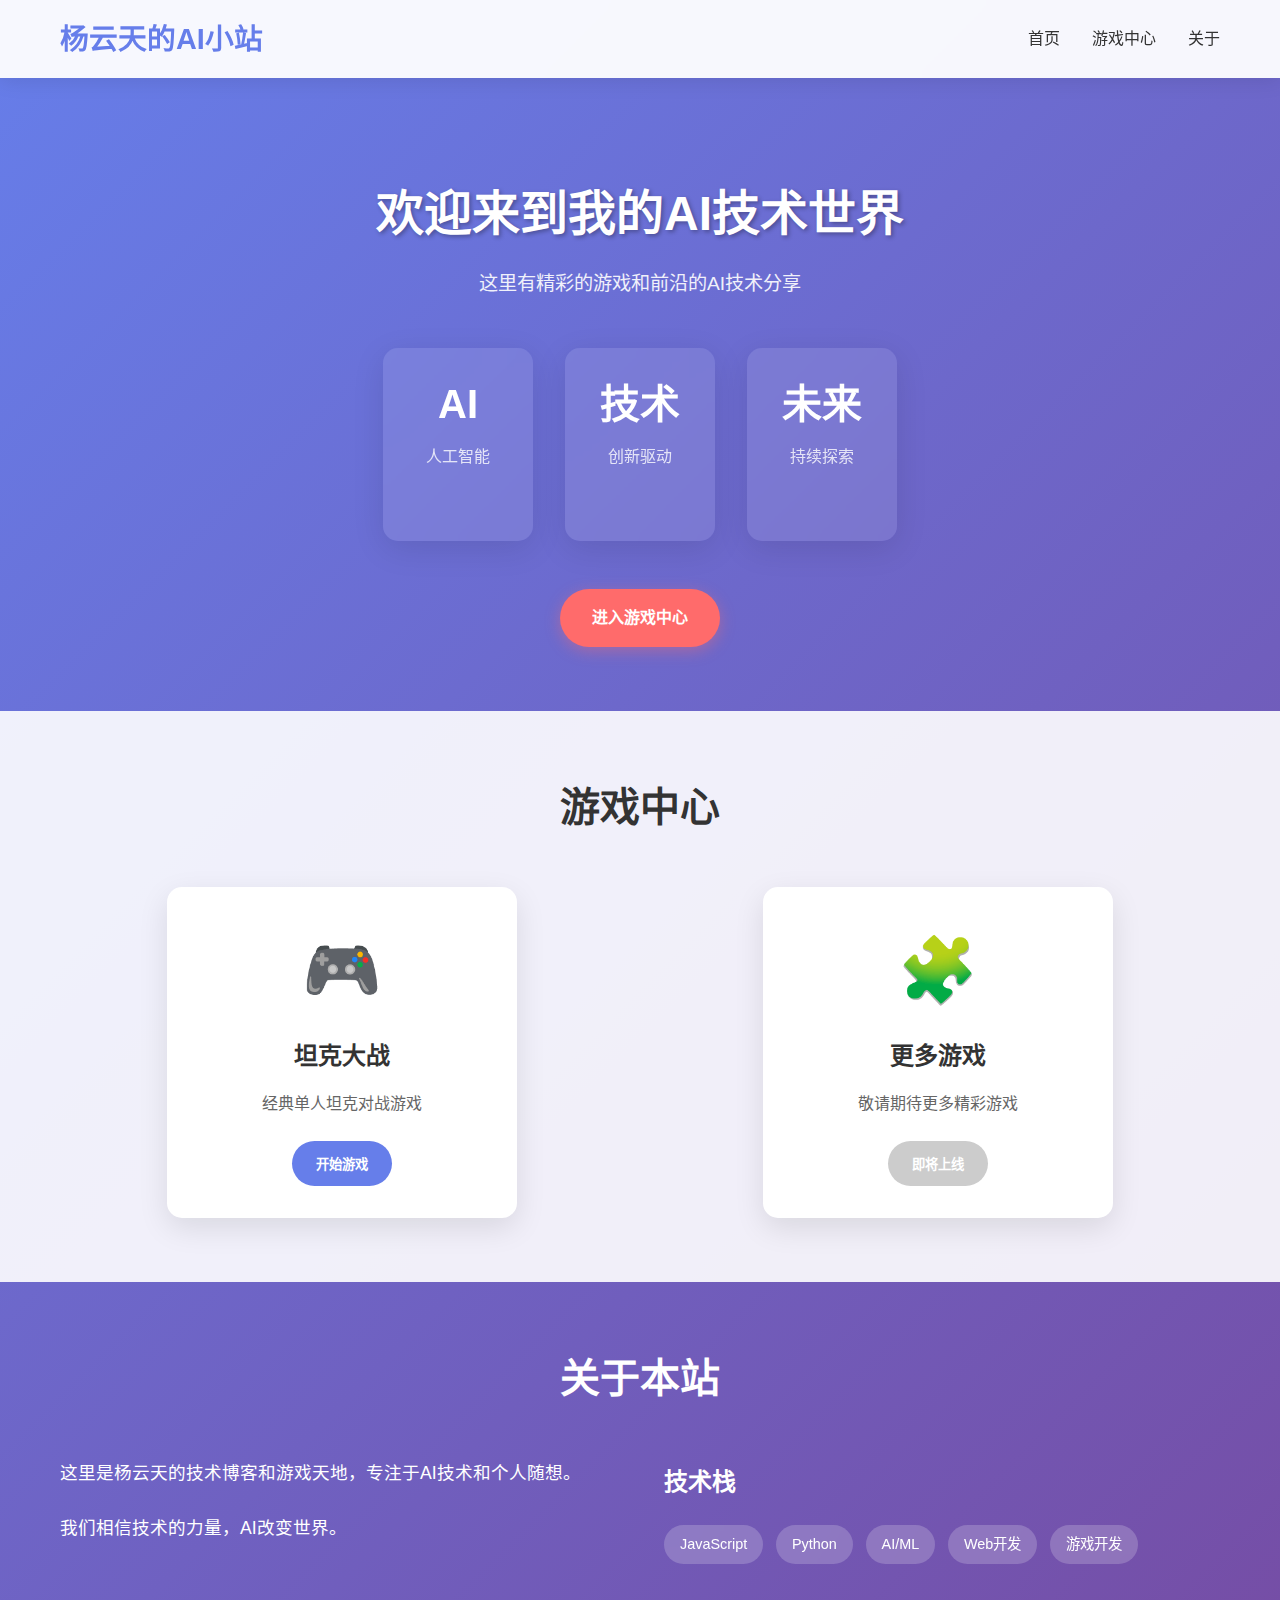
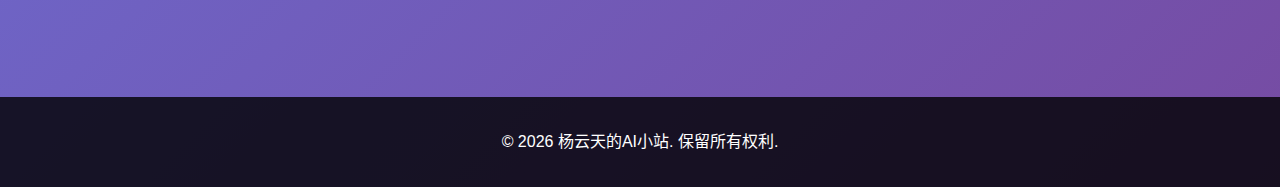
<file: index.html>
<!DOCTYPE html>
<html lang="zh-CN">
<head>
    <meta charset="UTF-8">
    <meta name="viewport" content="width=device-width, initial-scale=1.0">
    <title>杨云天的AI小站</title>
    <link rel="stylesheet" href="styles.css">
</head>
<body>
    <header>
        <div class="container">
            <h1>杨云天的AI小站</h1>
            <nav>
                <ul>
                    <li><a href="#home">首页</a></li>
                    <li><a href="#games">游戏中心</a></li>
                    <li><a href="#about">关于</a></li>
                </ul>
            </nav>
        </div>
    </header>

    <main>
        <section id="home" class="hero">
            <div class="container">
                <h2>欢迎来到我的AI技术世界</h2>
                <p>这里有精彩的游戏和前沿的AI技术分享</p>
                <div class="tech-stats">
                    <div class="stat-card">
                        <h3>AI</h3>
                        <p>人工智能</p>
                    </div>
                    <div class="stat-card">
                        <h3>技术</h3>
                        <p>创新驱动</p>
                    </div>
                    <div class="stat-card">
                        <h3>未来</h3>
                        <p>持续探索</p>
                    </div>
                </div>
                <a href="#games" class="btn-primary">进入游戏中心</a>
            </div>
        </section>

        <section id="games" class="games-section">
            <div class="container">
                <h2>游戏中心</h2>
                <div class="games-grid">
                    <div class="game-card">
                        <div class="game-icon">🎮</div>
                        <h3>坦克大战</h3>
                        <p>经典单人坦克对战游戏</p>
                        <button onclick="startTankGame()" class="btn-game">开始游戏</button>
                    </div>
                    <div class="game-card">
                        <div class="game-icon">🧩</div>
                        <h3>更多游戏</h3>
                        <p>敬请期待更多精彩游戏</p>
                        <button class="btn-game disabled">即将上线</button>
                    </div>
                </div>
            </div>
        </section>

        <section id="about" class="about-section">
            <div class="container">
                <h2>关于本站</h2>
                <div class="about-content">
                    <div class="about-text">
                        <p>这里是杨云天的技术博客和游戏天地，专注于AI技术和个人随想。</p>
                        <p>我们相信技术的力量，AI改变世界。</p>
                    </div>
                    <div class="skills">
                        <h3>技术栈</h3>
                        <div class="skill-tags">
                            <span class="skill-tag">JavaScript</span>
                            <span class="skill-tag">Python</span>
                            <span class="skill-tag">AI/ML</span>
                            <span class="skill-tag">Web开发</span>
                            <span class="skill-tag">游戏开发</span>
                        </div>
                    </div>
                </div>
            </div>
        </section>
    </main>

    <footer>
        <div class="container">
            <p>&copy; 2026 杨云天的AI小站. 保留所有权利.</p>
        </div>
    </footer>

    <!-- 游戏模态框 -->
    <div id="gameModal" class="modal">
        <div class="modal-content">
            <span class="close">&times;</span>
            <div id="tankGameContainer">
                <canvas id="gameCanvas" width="800" height="600"></canvas>
                <div class="game-controls">
                    <p><strong>电脑操作：</strong>使用 WASD 移动，空格键射击</p>
                    <p><strong>手机操作：</strong>左侧方向按钮控制移动，右侧射击按钮开火</p>
                    <button id="restartBtn">重新开始</button>
                </div>
            </div>
        </div>
    </div>

    <script src="script.js"></script>
</body>
</html>
</file>
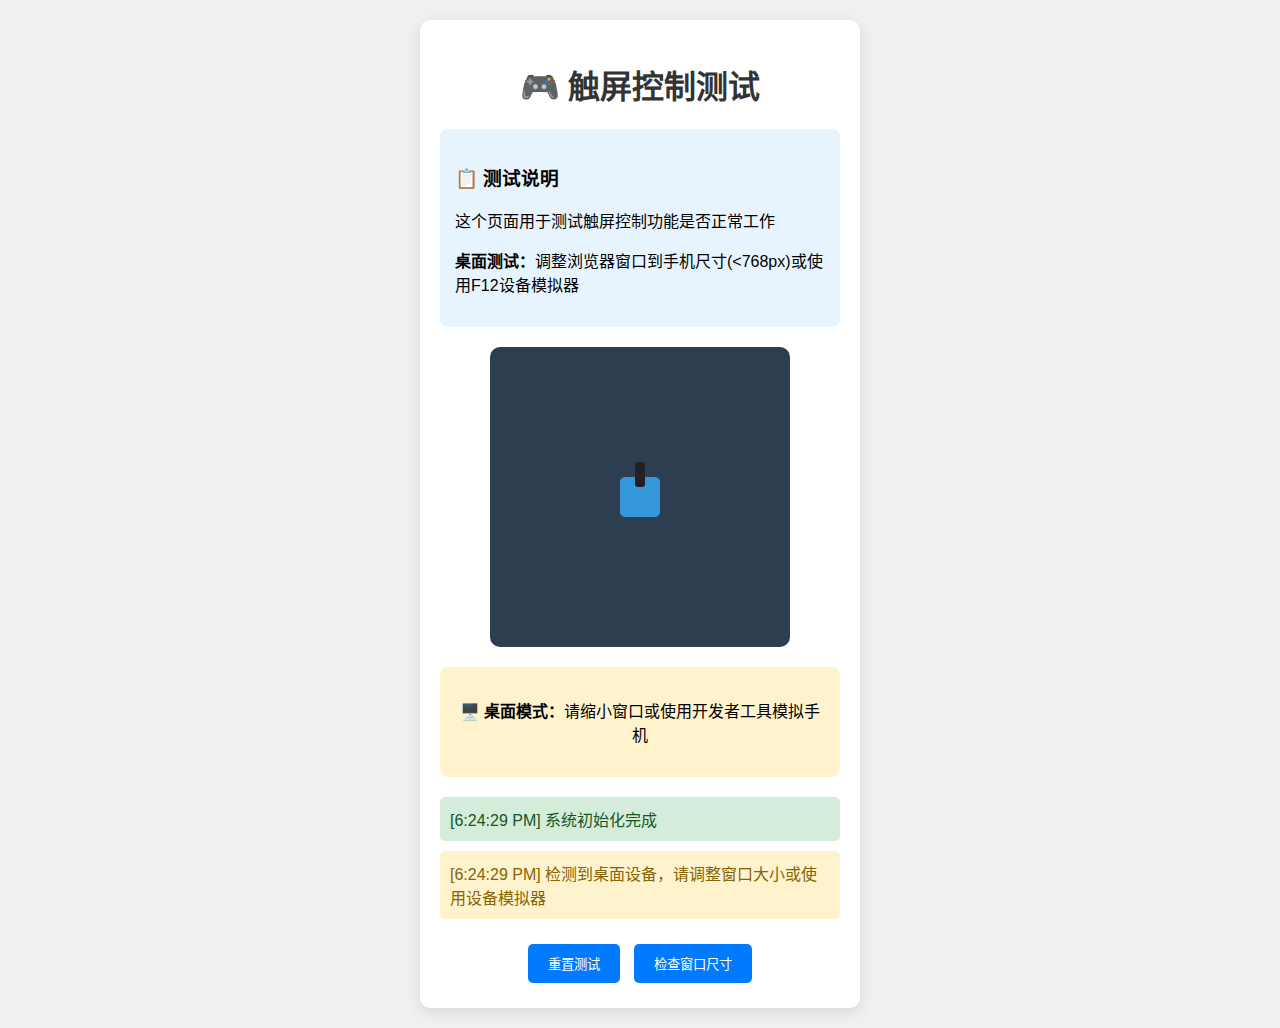
<file: test_touch_controls.html>
<!DOCTYPE html>
<html lang="zh-CN">
<head>
    <meta charset="UTF-8">
    <meta name="viewport" content="width=device-width, initial-scale=1.0">
    <title>触屏控制测试页面</title>
    <style>
        body {
            font-family: Arial, sans-serif;
            margin: 0;
            padding: 20px;
            background: #f0f0f0;
        }
        
        .test-container {
            max-width: 400px;
            margin: 0 auto;
            background: white;
            padding: 20px;
            border-radius: 10px;
            box-shadow: 0 4px 15px rgba(0,0,0,0.1);
        }
        
        h1 {
            text-align: center;
            color: #333;
        }
        
        .instructions {
            background: #e8f4fd;
            padding: 15px;
            border-radius: 8px;
            margin: 20px 0;
        }
        
        .test-area {
            position: relative;
            width: 300px;
            height: 300px;
            background: #2c3e50;
            margin: 20px auto;
            border-radius: 10px;
            overflow: hidden;
        }
        
        #testTank {
            position: absolute;
            width: 40px;
            height: 40px;
            background: #3498db;
            border-radius: 5px;
            transition: all 0.1s ease;
        }
        
        #testTank::after {
            content: '';
            position: absolute;
            top: -15px;
            left: 15px;
            width: 10px;
            height: 25px;
            background: #222;
            border-radius: 3px;
        }
        
        .controls-info {
            text-align: center;
            margin: 20px 0;
            padding: 15px;
            background: #fff3cd;
            border-radius: 8px;
        }
        
        .status {
            margin: 10px 0;
            padding: 10px;
            border-radius: 5px;
        }
        
        .success { background: #d4edda; color: #155724; }
        .warning { background: #fff3cd; color: #856404; }
        .error { background: #f8d7da; color: #721c24; }
        
        button {
            background: #007bff;
            color: white;
            border: none;
            padding: 10px 20px;
            border-radius: 5px;
            cursor: pointer;
            margin: 5px;
        }
        
        button:hover {
            background: #0056b3;
        }
        
        @media (max-width: 768px) {
            .desktop-only { display: none; }
        }
        
        @media (min-width: 769px) {
            .mobile-only { display: none; }
        }
    </style>
</head>
<body>
    <div class="test-container">
        <h1>🎮 触屏控制测试</h1>
        
        <div class="instructions">
            <h3>📋 测试说明</h3>
            <p>这个页面用于测试触屏控制功能是否正常工作</p>
            <div class="desktop-only">
                <p><strong>桌面测试：</strong>调整浏览器窗口到手机尺寸(<768px)或使用F12设备模拟器</p>
            </div>
            <div class="mobile-only">
                <p><strong>手机测试：</strong>您正在使用移动设备浏览此页面</p>
            </div>
        </div>
        
        <div class="test-area" id="testArea">
            <div id="testTank"></div>
        </div>
        
        <div class="controls-info">
            <div class="desktop-only">
                <p><strong>🖥️ 桌面模式：</strong>请缩小窗口或使用开发者工具模拟手机</p>
            </div>
            <div class="mobile-only">
                <p><strong>📱 移动模式：</strong>应该看到下方的虚拟控制</p>
            </div>
        </div>
        
        <div id="statusMessages"></div>
        
        <div style="text-align: center; margin-top: 20px;">
            <button onclick="resetTest()">重置测试</button>
            <button onclick="checkWindowSize()">检查窗口尺寸</button>
        </div>
    </div>

    <script>
        // 测试变量
        let tankX = 130;
        let tankY = 130;
        let isMobile = window.innerWidth <= 768;
        
        // DOM元素
        const tank = document.getElementById('testTank');
        const testArea = document.getElementById('testArea');
        const statusMessages = document.getElementById('statusMessages');
        
        // 初始化
        function init() {
            updateTankPosition();
            updateStatus('系统初始化完成', 'success');
            
            if (isMobile) {
                createTouchControls();
                updateStatus('检测到移动设备，已创建触屏控制', 'success');
            } else {
                updateStatus('检测到桌面设备，请调整窗口大小或使用设备模拟器', 'warning');
            }
            
            // 监听窗口大小变化
            window.addEventListener('resize', function() {
                const newIsMobile = window.innerWidth <= 768;
                if (newIsMobile !== isMobile) {
                    isMobile = newIsMobile;
                    if (isMobile) {
                        createTouchControls();
                        updateStatus('切换到移动模式，触屏控制已启用', 'success');
                    } else {
                        removeTouchControls();
                        updateStatus('切换到桌面模式，触屏控制已移除', 'warning');
                    }
                }
            });
        }
        
        // 更新坦克位置
        function updateTankPosition() {
            tank.style.left = tankX + 'px';
            tank.style.top = tankY + 'px';
        }
        
        // 创建触屏控制
        function createTouchControls() {
            // 移除已存在的控制
            removeTouchControls();
            
            // 创建虚拟摇杆区域
            const joystickArea = document.createElement('div');
            joystickArea.id = 'joystickArea';
            joystickArea.innerHTML = `
                <div id="joystickBase"></div>
                <div id="joystickHandle"></div>
            `;
            
            // 创建射击按钮
            const shootButton = document.createElement('button');
            shootButton.id = 'shootButton';
            shootButton.textContent = '射击';
            shootButton.addEventListener('touchstart', handleShootStart);
            shootButton.addEventListener('touchend', handleShootEnd);
            
            testArea.appendChild(joystickArea);
            testArea.appendChild(shootButton);
            
            // 添加样式
            addControlStyles();
            
            // 添加触摸事件
            joystickArea.addEventListener('touchstart', handleJoystickStart);
            joystickArea.addEventListener('touchmove', handleJoystickMove);
            joystickArea.addEventListener('touchend', handleJoystickEnd);
        }
        
        // 移除触屏控制
        function removeTouchControls() {
            const joystick = document.getElementById('joystickArea');
            const shootBtn = document.getElementById('shootButton');
            
            if (joystick) joystick.remove();
            if (shootBtn) shootBtn.remove();
        }
        
        // 添加控制样式
        function addControlStyles() {
            if (document.getElementById('controlStyles')) return;
            
            const style = document.createElement('style');
            style.id = 'controlStyles';
            style.textContent = `
                #joystickArea {
                    position: absolute;
                    bottom: 20px;
                    left: 20px;
                    width: 100px;
                    height: 100px;
                    border-radius: 50%;
                    background: rgba(255, 255, 255, 0.3);
                    touch-action: none;
                }
                
                #joystickBase {
                    position: absolute;
                    top: 50%;
                    left: 50%;
                    transform: translate(-50%, -50%);
                    width: 60px;
                    height: 60px;
                    border-radius: 50%;
                    background: rgba(255, 255, 255, 0.5);
                }
                
                #joystickHandle {
                    position: absolute;
                    top: 50%;
                    left: 50%;
                    transform: translate(-50%, -50%);
                    width: 30px;
                    height: 30px;
                    border-radius: 50%;
                    background: rgba(52, 152, 219, 0.8);
                    transition: transform 0.1s;
                }
                
                #shootButton {
                    position: absolute;
                    bottom: 20px;
                    right: 20px;
                    width: 70px;
                    height: 70px;
                    border-radius: 50%;
                    background: rgba(231, 76, 60, 0.8);
                    color: white;
                    border: none;
                    font-size: 14px;
                    font-weight: bold;
                    touch-action: manipulation;
                }
            `;
            document.head.appendChild(style);
        }
        
        // 触摸事件处理
        function handleJoystickStart(e) {
            e.preventDefault();
            updateStatus('虚拟摇杆已激活', 'success');
        }
        
        function handleJoystickMove(e) {
            e.preventDefault();
            const touch = e.touches[0];
            const rect = e.currentTarget.getBoundingClientRect();
            const x = touch.clientX - rect.left;
            const y = touch.clientY - rect.top;
            
            // 计算移动方向
            const centerX = 50;
            const centerY = 50;
            const deltaX = x - centerX;
            const deltaY = y - centerY;
            const distance = Math.sqrt(deltaX * deltaX + deltaY * deltaY);
            
            if (distance > 15) { // 最小触发距离
                const speed = 2;
                tankX += (deltaX / distance) * speed;
                tankY += (deltaY / distance) * speed;
                
                // 边界检测
                tankX = Math.max(0, Math.min(260, tankX));
                tankY = Math.max(0, Math.min(260, tankY));
                
                updateTankPosition();
                
                // 更新摇杆手柄位置
                const handle = document.getElementById('joystickHandle');
                const maxDistance = 20;
                const moveX = Math.min(distance, maxDistance) * (deltaX / distance);
                const moveY = Math.min(distance, maxDistance) * (deltaY / distance);
                handle.style.transform = `translate(calc(-50% + ${moveX}px), calc(-50% + ${moveY}px))`;
            }
        }
        
        function handleJoystickEnd(e) {
            e.preventDefault();
            // 重置摇杆位置
            const handle = document.getElementById('joystickHandle');
            handle.style.transform = 'translate(-50%, -50%)';
            updateStatus('虚拟摇杆已释放', 'success');
        }
        
        function handleShootStart(e) {
            e.preventDefault();
            // 创建视觉反馈
            const bullet = document.createElement('div');
            bullet.style.position = 'absolute';
            bullet.style.width = '6px';
            bullet.style.height = '6px';
            bullet.style.background = '#ffff00';
            bullet.style.borderRadius = '50%';
            bullet.style.left = (tankX + 20) + 'px';
            bullet.style.top = (tankY + 5) + 'px';
            bullet.className = 'bullet';
            testArea.appendChild(bullet);
            
            // 动画效果
            setTimeout(() => {
                bullet.style.transition = 'top 0.5s linear';
                bullet.style.top = '-10px';
                setTimeout(() => bullet.remove(), 500);
            }, 10);
            
            updateStatus('射击按钮已按下', 'success');
        }
        
        function handleShootEnd(e) {
            e.preventDefault();
            updateStatus('射击按钮已释放', 'success');
        }
        
        // 更新状态消息
        function updateStatus(message, type) {
            const statusDiv = document.createElement('div');
            statusDiv.className = `status ${type}`;
            statusDiv.textContent = `[${new Date().toLocaleTimeString()}] ${message}`;
            statusMessages.appendChild(statusDiv);
            
            // 限制显示的消息数量
            while (statusMessages.children.length > 5) {
                statusMessages.removeChild(statusMessages.firstChild);
            }
        }
        
        // 重置测试
        function resetTest() {
            tankX = 130;
            tankY = 130;
            updateTankPosition();
            updateStatus('测试已重置', 'success');
            
            // 重置摇杆位置
            const handle = document.getElementById('joystickHandle');
            if (handle) {
                handle.style.transform = 'translate(-50%, -50%)';
            }
        }
        
        // 检查窗口尺寸
        function checkWindowSize() {
            const width = window.innerWidth;
            const height = window.innerHeight;
            const mode = width <= 768 ? '移动模式' : '桌面模式';
            updateStatus(`窗口尺寸: ${width} × ${height} (${mode})`, 'warning');
        }
        
        // 页面加载完成后初始化
        window.addEventListener('load', init);
    </script>
</body>
</html>
</file>
<file: styles.css>
/* 基础样式重置 */
* {
    margin: 0;
    padding: 0;
    box-sizing: border-box;
}

body {
    font-family: 'Arial', sans-serif;
    line-height: 1.6;
    color: #333;
    background: linear-gradient(135deg, #667eea 0%, #764ba2 100%);
    min-height: 100vh;
    touch-action: manipulation; /* 改善触屏体验 */
}

.container {
    max-width: 1200px;
    margin: 0 auto;
    padding: 0 20px;
}

/* 头部样式 */
header {
    background: rgba(255, 255, 255, 0.95);
    backdrop-filter: blur(10px);
    position: fixed;
    width: 100%;
    top: 0;
    z-index: 1000;
    box-shadow: 0 2px 20px rgba(0, 0, 0, 0.1);
}

header .container {
    display: flex;
    justify-content: space-between;
    align-items: center;
    padding: 1rem 20px;
}

header h1 {
    color: #667eea;
    font-size: 1.8rem;
}

nav ul {
    display: flex;
    list-style: none;
    gap: 2rem;
}

nav a {
    text-decoration: none;
    color: #333;
    font-weight: 500;
    transition: color 0.3s ease;
}

nav a:hover {
    color: #667eea;
}

/* 主要内容区域 */
main {
    margin-top: 80px;
    padding: 2rem 0;
}

/* 英雄区域 */
.hero {
    text-align: center;
    padding: 4rem 0;
    color: white;
}

.hero h2 {
    font-size: 3rem;
    margin-bottom: 1rem;
    text-shadow: 2px 2px 4px rgba(0, 0, 0, 0.3);
}

.hero p {
    font-size: 1.2rem;
    margin-bottom: 3rem;
    opacity: 0.9;
}

.tech-stats {
    display: flex;
    justify-content: center;
    gap: 2rem;
    margin-bottom: 3rem;
    flex-wrap: wrap;
}

.stat-card {
    background: rgba(255, 255, 255, 0.1);
    backdrop-filter: blur(10px);
    padding: 1.5rem;
    border-radius: 15px;
    text-align: center;
    min-width: 150px;
    box-shadow: 0 8px 32px rgba(0, 0, 0, 0.1);
}

.stat-card h3 {
    font-size: 2.5rem;
    margin-bottom: 0.5rem;
    color: #fff;
}

.stat-card p {
    font-size: 1rem;
    opacity: 0.8;
}

.btn-primary {
    display: inline-block;
    background: #ff6b6b;
    color: white;
    padding: 1rem 2rem;
    text-decoration: none;
    border-radius: 50px;
    font-weight: bold;
    transition: all 0.3s ease;
    box-shadow: 0 4px 15px rgba(255, 107, 107, 0.4);
}

.btn-primary:hover {
    transform: translateY(-3px);
    box-shadow: 0 6px 20px rgba(255, 107, 107, 0.6);
}

/* 游戏区域 */
.games-section {
    padding: 4rem 0;
    background: rgba(255, 255, 255, 0.9);
}

.games-section h2 {
    text-align: center;
    font-size: 2.5rem;
    margin-bottom: 3rem;
    color: #333;
}

.games-grid {
    display: grid;
    grid-template-columns: repeat(auto-fit, minmax(300px, 1fr));
    gap: 2rem;
    justify-items: center;
}

.game-card {
    background: white;
    border-radius: 15px;
    padding: 2rem;
    text-align: center;
    box-shadow: 0 10px 30px rgba(0, 0, 0, 0.1);
    transition: transform 0.3s ease;
    width: 100%;
    max-width: 350px;
}

.game-card:hover {
    transform: translateY(-10px);
}

.game-icon {
    font-size: 4rem;
    margin-bottom: 1rem;
}

.game-card h3 {
    font-size: 1.5rem;
    margin-bottom: 1rem;
    color: #333;
}

.game-card p {
    color: #666;
    margin-bottom: 1.5rem;
}

.btn-game {
    background: #667eea;
    color: white;
    border: none;
    padding: 0.8rem 1.5rem;
    border-radius: 25px;
    cursor: pointer;
    font-weight: bold;
    transition: all 0.3s ease;
}

.btn-game:hover:not(.disabled) {
    background: #5a6fd8;
    transform: scale(1.05);
}

.btn-game.disabled {
    background: #ccc;
    cursor: not-allowed;
}

/* 关于区域 */
.about-section {
    padding: 4rem 0;
    color: white;
}

.about-section h2 {
    text-align: center;
    font-size: 2.5rem;
    margin-bottom: 3rem;
}

.about-content {
    display: grid;
    grid-template-columns: 1fr 1fr;
    gap: 3rem;
    align-items: center;
}

.about-text p {
    font-size: 1.1rem;
    margin-bottom: 1.5rem;
    line-height: 1.8;
}

.skills h3 {
    font-size: 1.5rem;
    margin-bottom: 1.5rem;
}

.skill-tags {
    display: flex;
    flex-wrap: wrap;
    gap: 0.8rem;
}

.skill-tag {
    background: rgba(255, 255, 255, 0.2);
    padding: 0.5rem 1rem;
    border-radius: 20px;
    font-size: 0.9rem;
    backdrop-filter: blur(10px);
}

/* 页脚 */
footer {
    background: rgba(0, 0, 0, 0.8);
    color: white;
    text-align: center;
    padding: 2rem 0;
    margin-top: 2rem;
}

/* 模态框样式 */
.modal {
    display: none;
    position: fixed;
    z-index: 2000;
    left: 0;
    top: 0;
    width: 100%;
    height: 100%;
    background-color: rgba(0, 0, 0, 0.9);
    touch-action: none; /* 防止模态框内的触摸冲突 */
}

.modal-content {
    background-color: #fff;
    margin: 2% auto;
    padding: 20px;
    border-radius: 10px;
    width: 95%;
    max-width: 900px;
    position: relative;
    box-shadow: 0 10px 50px rgba(0, 0, 0, 0.5);
    height: 95vh;
    display: flex;
    flex-direction: column;
}

.close {
    color: #aaa;
    float: right;
    font-size: 28px;
    font-weight: bold;
    cursor: pointer;
    position: absolute;
    right: 20px;
    top: 15px;
    z-index: 2001;
}

.close:hover {
    color: #000;
}

#tankGameContainer {
    text-align: center;
    position: relative;
    touch-action: none;
    flex: 1;
    display: flex;
    flex-direction: column;
}

#gameCanvas {
    border: 3px solid #333;
    background: #2c3e50;
    border-radius: 5px;
    margin-bottom: 1rem;
    touch-action: none;
    flex: 1;
    width: 100%;
    max-width: 100%;
}

.game-controls {
    margin-top: 1rem;
    padding: 10px;
    display: flex;
    flex-direction: column;
    align-items: center;
    gap: 10px;
}

.game-controls p {
    margin: 0;
    color: #666;
    font-size: 0.9rem;
    text-align: center;
}

.game-controls p strong {
    color: #333;
}

#restartBtn {
    background: #ff6b6b;
    color: white;
    border: none;
    padding: 0.8rem 1.5rem;
    border-radius: 25px;
    cursor: pointer;
    font-weight: bold;
    transition: all 0.3s ease;
    margin-top: 0.5rem;
    align-self: center;
}

#restartBtn:hover {
    background: #ff5252;
    transform: scale(1.05);
}


/* 响应式设计 */
@media (max-width: 768px) {
    header .container {
        flex-direction: column;
        gap: 1rem;
    }
    
    nav ul {
        gap: 1rem;
    }
    
    .hero h2 {
        font-size: 2rem;
    }
    
    .tech-stats {
        flex-direction: column;
        align-items: center;
    }
    
    .about-content {
        grid-template-columns: 1fr;
        gap: 2rem;
    }
    
    .games-grid {
        grid-template-columns: 1fr;
    }
    
    .modal-content {
        margin: 1% auto;
        width: 100%;
        height: 100vh;
        border-radius: 0;
        padding: 10px;
    }
    
    #gameCanvas {
        height: 60vh; /* 保持原始比例，不拉长 */
    }
    
    /* 移动端安全区域适配 */
    .modal-content {
        padding-top: calc(10px + var(--safe-area-inset-top, 0));
        padding-bottom: calc(10px + var(--safe-area-inset-bottom, 0));
    }
}

@media (max-width: 480px) {
    .container {
        padding: 0 15px;
    }
    
    .hero {
        padding: 2rem 0;
    }
    
    .games-section, .about-section {
        padding: 2rem 0;
    }
    
    .game-card {
        padding: 1.5rem;
    }
    
    .game-controls p {
        font-size: 0.8rem;
    }
    
    .modal-content {
        padding: 5px;
    }
    
    #gameCanvas {
        height: 55vh; /* 小屏幕保持合理比例 */
    }
}

/* 虚拟按键相关的样式已在JavaScript中动态添加 */
</file>
